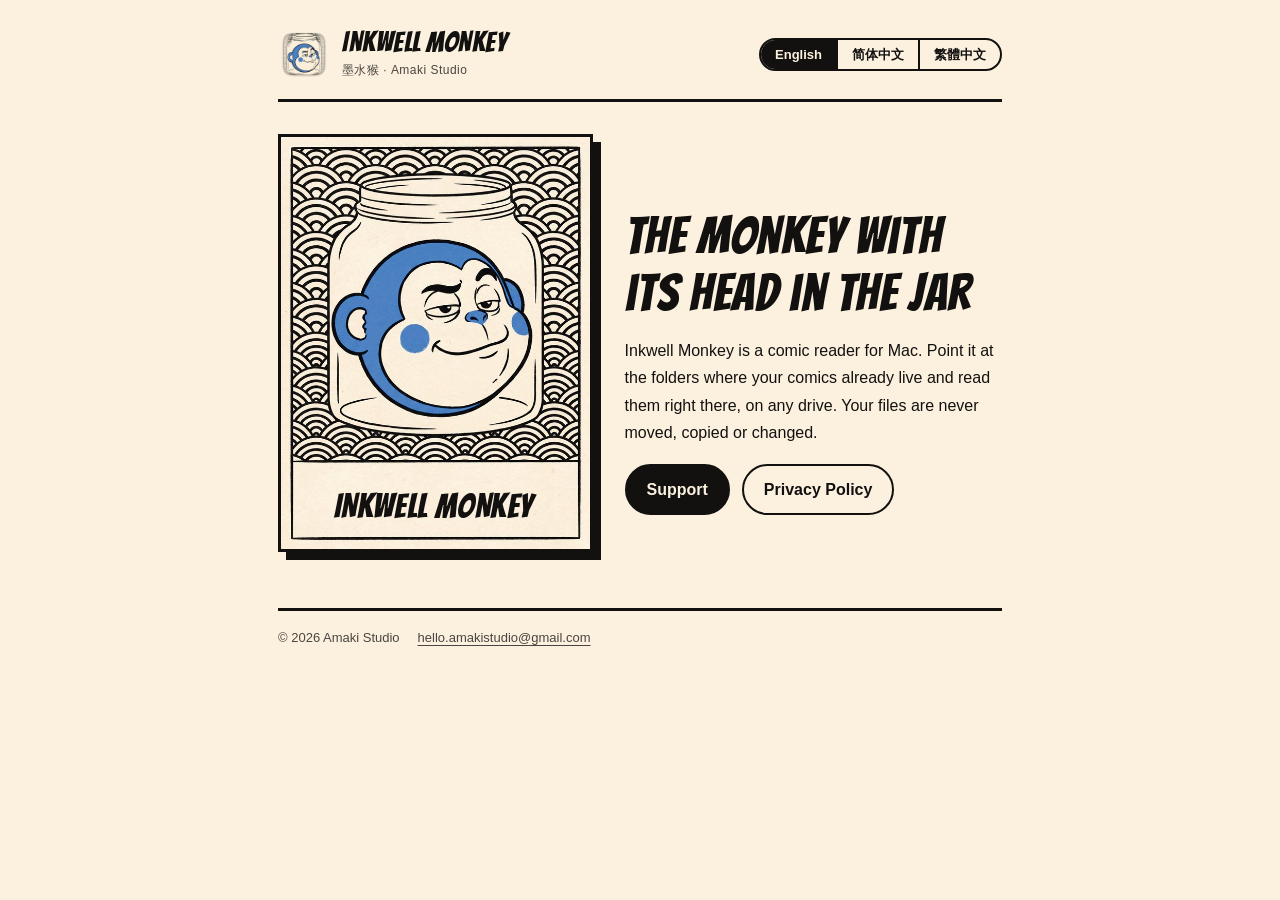
<file: index.html>
<!doctype html>
<html lang="en">
<head>
<meta charset="utf-8">
<meta name="viewport" content="width=device-width, initial-scale=1, viewport-fit=cover">
<title>Inkwell Monkey · 墨水猴</title>
<meta name="description" content="A Mac comic reader that reads your comics right where they are. Read-only, private, by Amaki Studio.">
<link rel="icon" href="assets/mascot.png">
<link rel="preconnect" href="https://fonts.googleapis.com">
<link rel="preconnect" href="https://fonts.gstatic.com" crossorigin>
<link rel="stylesheet" href="https://fonts.googleapis.com/css2?family=Bangers&family=Yuji+Syuku&display=swap">
<link rel="stylesheet" href="assets/style.css">
<script src="assets/lang.js"></script>
</head>
<body>
<div class="wrap">
  <div class="bar">
    <a class="brand" href="./">
      <img src="assets/mascot.png" alt="">
      <span><b>INKWELL MONKEY</b><small>墨水猴 · Amaki Studio</small></span>
    </a>
    <div class="langs" role="group" aria-label="Language">
      <button type="button" data-set="en" aria-pressed="true">English</button>
      <button type="button" data-set="zh-Hans" lang="zh-Hans" aria-pressed="false">简体中文</button>
      <button type="button" data-set="zh-Hant" lang="zh-Hant" aria-pressed="false">繁體中文</button>
    </div>
  </div>

  <article data-lang="en" lang="en">
    <div class="hero">
      <figure class="poster"><img src="assets/poster.jpg" alt="Inkwell Monkey poster: a monkey with its head in a jar"><span>INKWELL MONKEY</span></figure>
      <div>
        <h1 data-title="Inkwell Monkey · Comic Reader for Mac">The monkey with its head in the jar</h1>
        <p>Inkwell Monkey is a comic reader for Mac. Point it at the folders where your comics already live and read them right there, on any drive. Your files are never moved, copied or changed.</p>
        <div class="links">
          <a class="primary" href="support/#en">Support</a>
          <a href="privacy/#en">Privacy Policy</a>
        </div>
      </div>
    </div>
  </article>

  <article data-lang="zh-Hans" lang="zh-Hans">
    <div class="hero">
      <figure class="poster"><img src="assets/poster.jpg" alt="墨水猴海报：一只把头伸进罐子里的猴子"><span>墨水猴</span></figure>
      <div>
        <h1 data-title="墨水猴 · Mac 漫画阅读器">本地漫画，原地阅读</h1>
        <p>墨水猴是一款 Mac 漫画阅读器。指给它你的漫画所在的文件夹，就在原地读，硬盘、NAS 都可以。文件永远不会被移动、复制或修改。</p>
        <div class="links">
          <a class="primary" href="support/#zh-hans">技术支持</a>
          <a href="privacy/#zh-hans">隐私政策</a>
        </div>
      </div>
    </div>
  </article>

  <article data-lang="zh-Hant" lang="zh-Hant">
    <div class="hero">
      <figure class="poster"><img src="assets/poster.jpg" alt="墨水猴海報：一隻把頭伸進罐子裡的猴子"><span>墨水猴</span></figure>
      <div>
        <h1 data-title="墨水猴 · Mac 漫畫閱讀器">本機漫畫，原地閱讀</h1>
        <p>墨水猴是一款 Mac 漫畫閱讀器。告訴它你的漫畫放在哪個資料夾，就在原處閱讀，外接硬碟、NAS 都可以。檔案永遠不會被移動、複製或修改。</p>
        <div class="links">
          <a class="primary" href="support/#zh-hant">技術支援</a>
          <a href="privacy/#zh-hant">隱私權政策</a>
        </div>
      </div>
    </div>
  </article>

  <footer>
    <span>© 2026 Amaki Studio</span>
    <a href="mailto:hello.amakistudio@gmail.com">hello.amakistudio@gmail.com</a>
  </footer>
</div>
</body>
</html>
</file>
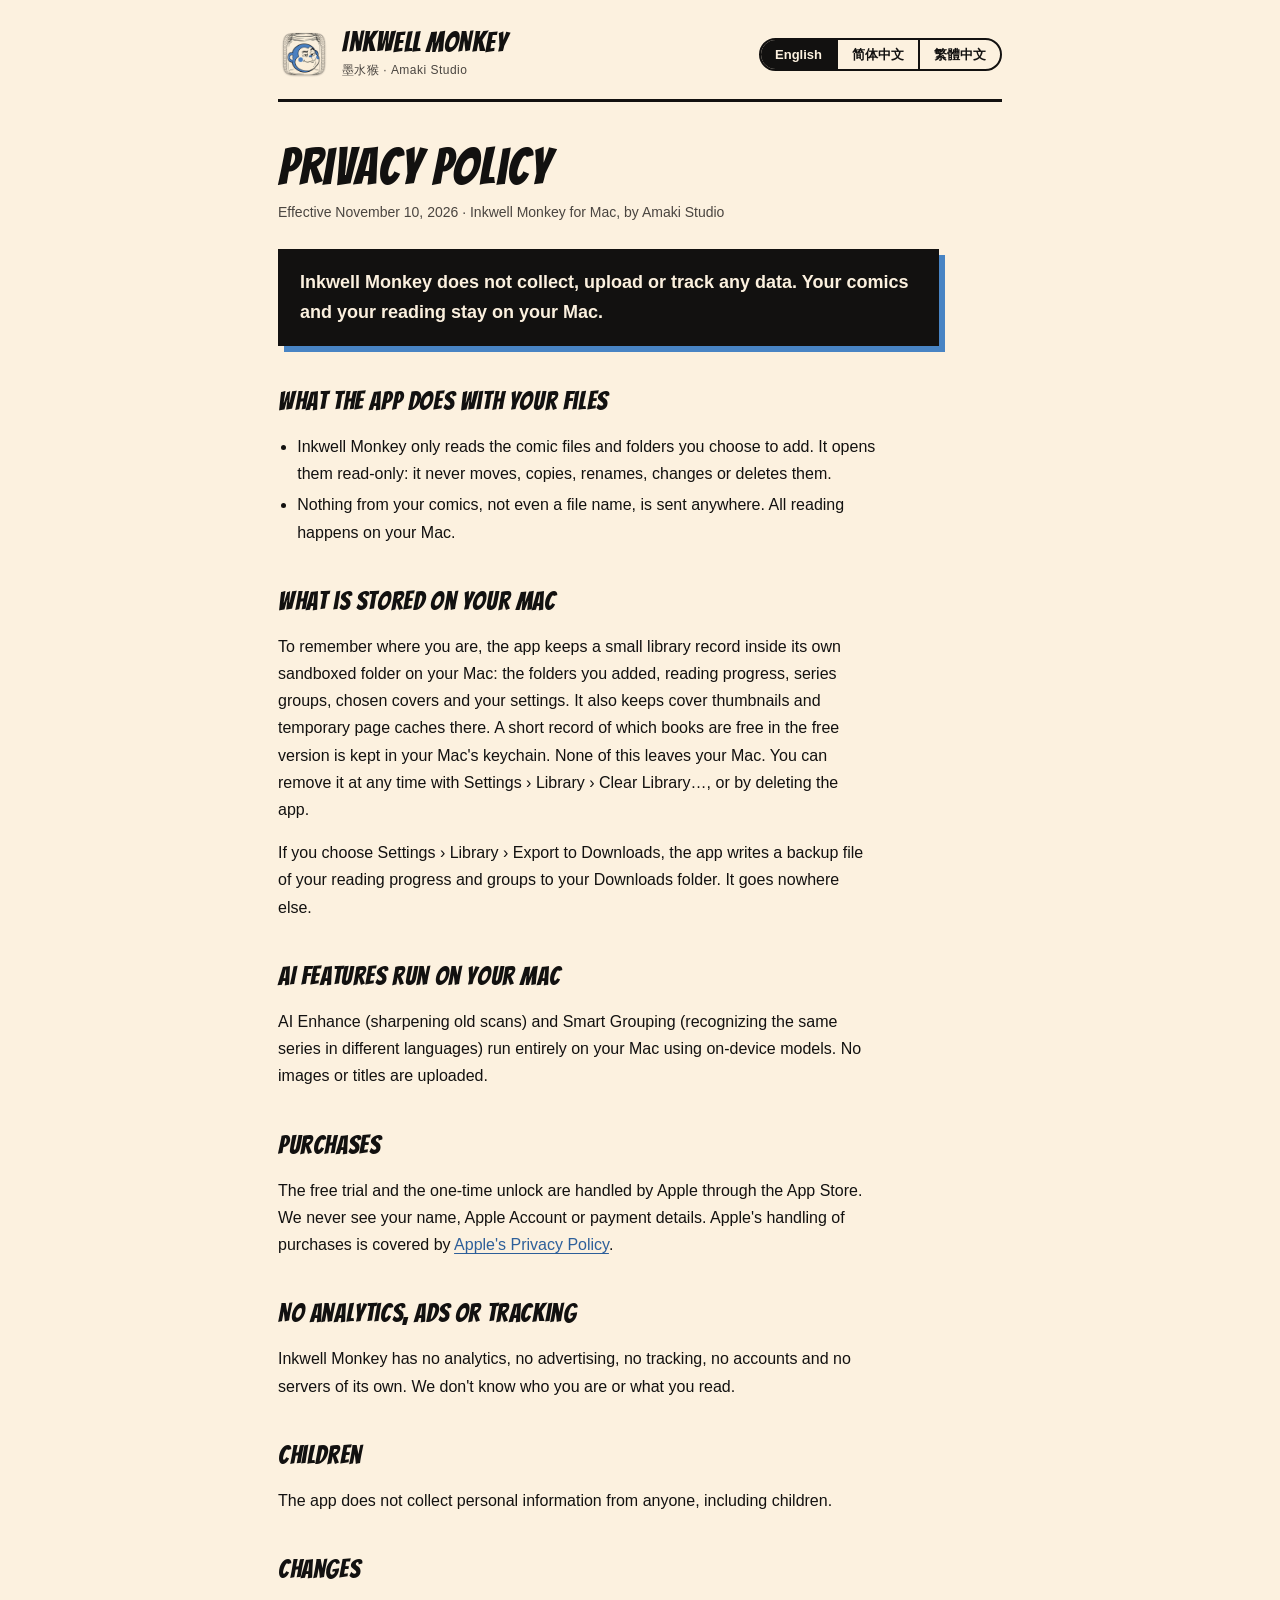
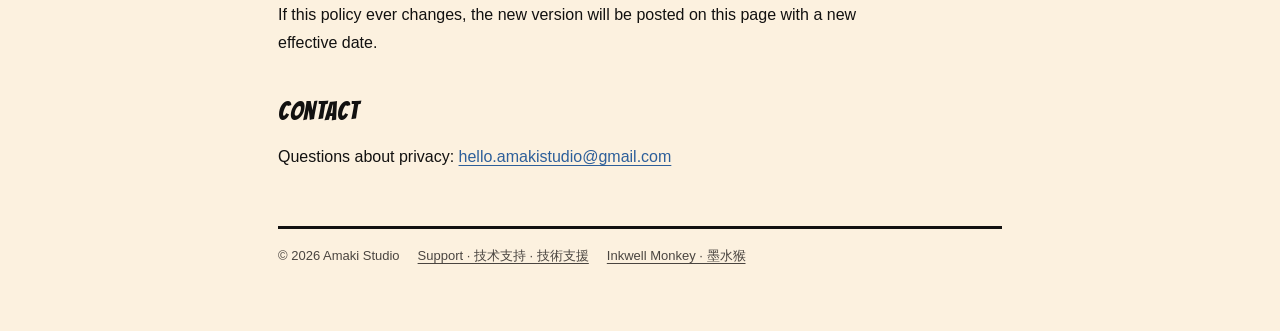
<file: privacy/index.html>
<!doctype html>
<html lang="en">
<head>
<meta charset="utf-8">
<meta name="viewport" content="width=device-width, initial-scale=1, viewport-fit=cover">
<title>Privacy Policy · Inkwell Monkey</title>
<meta name="description" content="Inkwell Monkey does not collect, upload or track any data. Your comics and your reading stay on your Mac.">
<link rel="icon" href="../assets/mascot.png">
<link rel="preconnect" href="https://fonts.googleapis.com">
<link rel="preconnect" href="https://fonts.gstatic.com" crossorigin>
<link rel="stylesheet" href="https://fonts.googleapis.com/css2?family=Bangers&family=Yuji+Syuku&display=swap">
<link rel="stylesheet" href="../assets/style.css">
<script src="../assets/lang.js"></script>
</head>
<body>
<div class="wrap">
  <div class="bar">
    <a class="brand" href="../">
      <img src="../assets/mascot.png" alt="">
      <span><b>INKWELL MONKEY</b><small>墨水猴 · Amaki Studio</small></span>
    </a>
    <div class="langs" role="group" aria-label="Language">
      <button type="button" data-set="en" aria-pressed="true">English</button>
      <button type="button" data-set="zh-Hans" lang="zh-Hans" aria-pressed="false">简体中文</button>
      <button type="button" data-set="zh-Hant" lang="zh-Hant" aria-pressed="false">繁體中文</button>
    </div>
  </div>

  <!-- ============ English ============ -->
  <article data-lang="en" lang="en">
    <h1 data-title="Privacy Policy · Inkwell Monkey">Privacy Policy</h1>
    <p class="meta">Effective November 10, 2026 · Inkwell Monkey for Mac, by Amaki Studio</p>
    <p class="promise">Inkwell Monkey does not collect, upload or track any data. Your comics and your reading stay on your Mac.</p>

    <h2>What the app does with your files</h2>
    <ul>
      <li>Inkwell Monkey only reads the comic files and folders you choose to add. It opens them read-only: it never moves, copies, renames, changes or deletes them.</li>
      <li>Nothing from your comics, not even a file name, is sent anywhere. All reading happens on your Mac.</li>
    </ul>

    <h2>What is stored on your Mac</h2>
    <p>To remember where you are, the app keeps a small library record inside its own sandboxed folder on your Mac: the folders you added, reading progress, series groups, chosen covers and your settings. It also keeps cover thumbnails and temporary page caches there. A short record of which books are free in the free version is kept in your Mac's keychain. None of this leaves your Mac. You can remove it at any time with Settings › Library › Clear Library…, or by deleting the app.</p>
    <p>If you choose Settings › Library › Export to Downloads, the app writes a backup file of your reading progress and groups to your Downloads folder. It goes nowhere else.</p>

    <h2>AI features run on your Mac</h2>
    <p>AI Enhance (sharpening old scans) and Smart Grouping (recognizing the same series in different languages) run entirely on your Mac using on-device models. No images or titles are uploaded.</p>

    <h2>Purchases</h2>
    <p>The free trial and the one-time unlock are handled by Apple through the App Store. We never see your name, Apple Account or payment details. Apple's handling of purchases is covered by <a href="https://www.apple.com/legal/privacy/">Apple's Privacy Policy</a>.</p>

    <h2>No analytics, ads or tracking</h2>
    <p>Inkwell Monkey has no analytics, no advertising, no tracking, no accounts and no servers of its own. We don't know who you are or what you read.</p>

    <h2>Children</h2>
    <p>The app does not collect personal information from anyone, including children.</p>

    <h2>Changes</h2>
    <p>If this policy ever changes, the new version will be posted on this page with a new effective date.</p>

    <h2>Contact</h2>
    <p>Questions about privacy: <a href="mailto:hello.amakistudio@gmail.com">hello.amakistudio@gmail.com</a></p>
  </article>

  <!-- ============ 简体中文 ============ -->
  <article data-lang="zh-Hans" lang="zh-Hans">
    <h1 data-title="隐私政策 · 墨水猴">隐私政策</h1>
    <p class="meta">生效日期：2026 年 11 月 10 日 · 墨水猴（Mac 版），Amaki Studio 出品</p>
    <p class="promise">墨水猴不收集、不上传、不追踪任何数据。你的漫画和阅读记录只留在你自己的 Mac 上。</p>

    <h2>App 怎样对待你的文件</h2>
    <ul>
      <li>墨水猴只读取你自己添加的漫画文件和文件夹，而且只读：从不移动、复制、改名、修改或删除它们。</li>
      <li>漫画里的任何内容，包括文件名，都不会发到任何地方。所有阅读都在你的 Mac 上完成。</li>
    </ul>

    <h2>Mac 上保存了什么</h2>
    <p>为了记住你读到哪里，App 在它自己的沙盒文件夹里保存一小份书库记录：你添加的文件夹、阅读进度、系列分组、自定义封面和你的设置。封面缩略图和临时的页面缓存也存在那里。免费版哪几本书可以读，有一小份记录存在 Mac 的钥匙串里。这些都不会离开你的 Mac。你随时可以在 偏好设置 › 书库 ›「清空书库…」里清掉，或者直接删除 App。</p>
    <p>如果你点 偏好设置 › 书库 ›「导出到「下载」」，App 会把阅读进度和分组的备份文件存到你的「下载」文件夹，不会存到别处。</p>

    <h2>AI 功能在你的 Mac 上运行</h2>
    <p>AI 增强（把老扫描放大到屏幕清晰度）和智能整理（认出同一部作品的不同语言版本）全部用本机模型在你的 Mac 上运行，不上传任何图片或书名。</p>

    <h2>购买</h2>
    <p>免费试用和一次买断都由苹果通过 App Store 处理。我们看不到你的姓名、Apple 账户或付款信息。苹果如何处理购买，见<a href="https://www.apple.com/legal/privacy/">苹果隐私政策</a>。</p>

    <h2>没有统计、广告和追踪</h2>
    <p>墨水猴没有使用统计、没有广告、没有追踪、没有账号，也没有自己的服务器。我们不知道你是谁，也不知道你在读什么。</p>

    <h2>儿童</h2>
    <p>App 不收集任何人的个人信息，包括儿童。</p>

    <h2>政策变更</h2>
    <p>如果这份政策有变化，新版本会发布在本页，并写明新的生效日期。</p>

    <h2>联系我们</h2>
    <p>有关隐私的问题：<a href="mailto:hello.amakistudio@gmail.com">hello.amakistudio@gmail.com</a></p>
  </article>

  <!-- ============ 繁體中文（台灣） ============ -->
  <article data-lang="zh-Hant" lang="zh-Hant">
    <h1 data-title="隱私權政策 · 墨水猴">隱私權政策</h1>
    <p class="meta">生效日期：2026 年 11 月 10 日 · 墨水猴（Mac 版），Amaki Studio 出品</p>
    <p class="promise">墨水猴不收集、不上傳、不追蹤任何資料。你的漫畫和閱讀紀錄只會留在你自己的 Mac 上。</p>

    <h2>App 如何處理你的檔案</h2>
    <ul>
      <li>墨水猴只讀取你自己加入的漫畫檔案和資料夾，而且只讀取：絕不移動、複製、重新命名、修改或刪除它們。</li>
      <li>漫畫裡的任何內容，包括檔案名稱，都不會傳送到任何地方。所有閱讀都在你的 Mac 上完成。</li>
    </ul>

    <h2>Mac 上儲存了什麼</h2>
    <p>為了記住你讀到哪裡，App 會在它自己的沙盒資料夾裡儲存一小份書庫紀錄：你加入的資料夾、閱讀進度、系列分組、自訂封面和你的設定。封面縮圖和暫存的頁面快取也存在那裡。免費版可以讀哪幾本書，有一小份紀錄存在 Mac 的鑰匙圈裡。這些都不會離開你的 Mac。你隨時可以在 設定 › 書庫 ›「清空書庫…」裡清除，或直接刪除 App。</p>
    <p>如果你點選 設定 › 書庫 ›「匯出到「下載項目」」，App 會把閱讀進度和分組的備份檔案存到你的「下載項目」資料夾，不會存到其他地方。</p>

    <h2>AI 功能在你的 Mac 上執行</h2>
    <p>AI 增強（把老掃描放大到螢幕清晰度）和智慧整理（認出同一部作品的不同語言版本）全部使用本機模型在你的 Mac 上執行，不會上傳任何圖片或書名。</p>

    <h2>購買</h2>
    <p>免費試用和一次買斷都由 Apple 透過 App Store 處理。我們看不到你的姓名、Apple 帳號或付款資訊。Apple 如何處理購買，請見 <a href="https://www.apple.com/legal/privacy/">Apple 隱私權政策</a>。</p>

    <h2>沒有統計、廣告和追蹤</h2>
    <p>墨水猴沒有使用統計、沒有廣告、沒有追蹤、沒有帳號，也沒有自己的伺服器。我們不知道你是誰，也不知道你在讀什麼。</p>

    <h2>兒童</h2>
    <p>App 不會收集任何人的個人資料，包括兒童。</p>

    <h2>政策變更</h2>
    <p>如果本政策有所變更，新版本會公布在本頁，並註明新的生效日期。</p>

    <h2>聯絡我們</h2>
    <p>有關隱私權的問題：<a href="mailto:hello.amakistudio@gmail.com">hello.amakistudio@gmail.com</a></p>
  </article>

  <footer>
    <span>© 2026 Amaki Studio</span>
    <a href="../support/">Support · 技术支持 · 技術支援</a>
    <a href="../">Inkwell Monkey · 墨水猴</a>
  </footer>
</div>
</body>
</html>
</file>
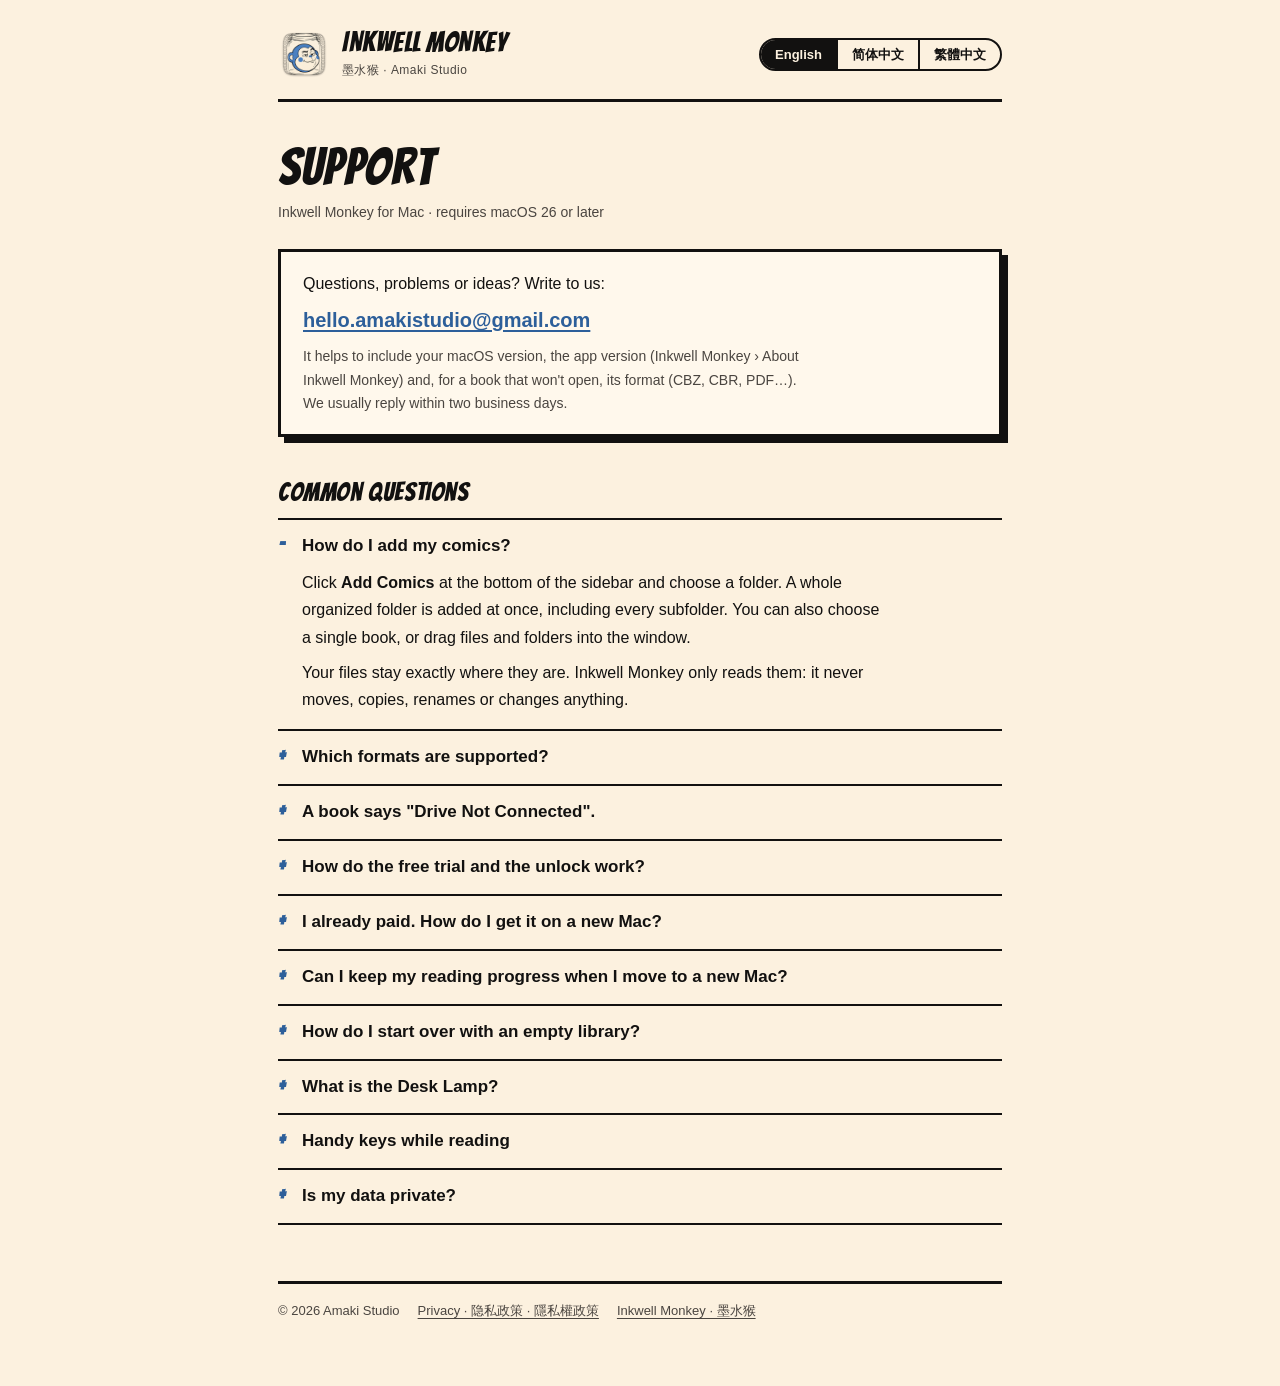
<file: support/index.html>
<!doctype html>
<html lang="en">
<head>
<meta charset="utf-8">
<meta name="viewport" content="width=device-width, initial-scale=1, viewport-fit=cover">
<title>Support · Inkwell Monkey</title>
<meta name="description" content="Help and contact for Inkwell Monkey, the Mac comic reader that reads your comics where they are.">
<link rel="icon" href="../assets/mascot.png">
<link rel="preconnect" href="https://fonts.googleapis.com">
<link rel="preconnect" href="https://fonts.gstatic.com" crossorigin>
<link rel="stylesheet" href="https://fonts.googleapis.com/css2?family=Bangers&family=Yuji+Syuku&display=swap">
<link rel="stylesheet" href="../assets/style.css">
<script src="../assets/lang.js"></script>
</head>
<body>
<div class="wrap">
  <div class="bar">
    <a class="brand" href="../">
      <img src="../assets/mascot.png" alt="">
      <span><b>INKWELL MONKEY</b><small>墨水猴 · Amaki Studio</small></span>
    </a>
    <div class="langs" role="group" aria-label="Language">
      <button type="button" data-set="en" aria-pressed="true">English</button>
      <button type="button" data-set="zh-Hans" lang="zh-Hans" aria-pressed="false">简体中文</button>
      <button type="button" data-set="zh-Hant" lang="zh-Hant" aria-pressed="false">繁體中文</button>
    </div>
  </div>

  <!-- ============ English ============ -->
  <article data-lang="en" lang="en">
    <h1 data-title="Support · Inkwell Monkey">Support</h1>
    <p class="meta">Inkwell Monkey for Mac · requires macOS 26 or later</p>

    <div class="card">
      <p style="margin:0 0 6px">Questions, problems or ideas? Write to us:</p>
      <p class="mail" style="margin:0"><a href="mailto:hello.amakistudio@gmail.com">hello.amakistudio@gmail.com</a></p>
      <p style="margin:8px 0 0;font-size:14px;color:var(--sumi-soft)">It helps to include your macOS version, the app version (Inkwell Monkey › About Inkwell Monkey) and, for a book that won't open, its format (CBZ, CBR, PDF…). We usually reply within two business days.</p>
    </div>

    <h2>Common questions</h2>

    <details open>
      <summary>How do I add my comics?</summary>
      <p>Click <b>Add Comics</b> at the bottom of the sidebar and choose a folder. A whole organized folder is added at once, including every subfolder. You can also choose a single book, or drag files and folders into the window.</p>
      <p>Your files stay exactly where they are. Inkwell Monkey only reads them: it never moves, copies, renames or changes anything.</p>
    </details>

    <details>
      <summary>Which formats are supported?</summary>
      <p>CBZ, CBR, CB7, CBT, ZIP, RAR, 7Z, TAR, PDF, image-based EPUB, image files and folders of images. Archives that contain several books are read one after another.</p>
    </details>

    <details>
      <summary>A book says "Drive Not Connected".</summary>
      <p>The drive or network folder holding that book is not connected right now. Connect it again and the library recovers by itself; your reading progress is kept. For a NAS, open Settings › Library and click <b>Connect</b> next to the folder.</p>
    </details>

    <details>
      <summary>How do the free trial and the unlock work?</summary>
      <ul>
        <li>Inkwell Monkey is free to download. The 7-day free trial includes everything: your whole library, Desk Lamp and AI Enhance.</li>
        <li>After the trial, if you don't unlock, the first 20 books you added stay readable for free, up to 500 pages each. Desk Lamp and AI Enhance turn off.</li>
        <li>Unlocking is a single one-time purchase. There is no subscription.</li>
      </ul>
    </details>

    <details>
      <summary>I already paid. How do I get it on a new Mac?</summary>
      <p>Sign in to the App Store with the same Apple Account, open Settings › General and click <b>Restore Purchase</b>. To use an offer code, click <b>Redeem Code</b> in the same place.</p>
    </details>

    <details>
      <summary>Can I keep my reading progress when I move to a new Mac?</summary>
      <p>Yes. Open Settings › Library and click <b>Export to Downloads</b>. On the new Mac, add the same comic folders, then click <b>Restore from Backup…</b> and choose that file.</p>
    </details>

    <details>
      <summary>How do I start over with an empty library?</summary>
      <p>Open Settings › Library and click <b>Clear Library…</b>. Your comic files are never deleted. By default your reading progress, series groups and custom covers are kept, so they come back if you add the same folder again; tick <b>Also clear reading records</b> to remove those too.</p>
    </details>

    <details>
      <summary>What is the Desk Lamp?</summary>
      <p>The lamp at the top of the sidebar dims the whole shelf and lights up only the book you're reading, so you can jump straight back in. Click it again to turn the light back on.</p>
    </details>

    <details>
      <summary>Handy keys while reading</summary>
      <ul>
        <li><kbd>←</kbd> <kbd>→</kbd> or <kbd>Space</kbd>: turn pages</li>
        <li><kbd>1</kbd> / <kbd>2</kbd>: single or double page; <kbd>0</kbd>: choose automatically</li>
        <li><kbd>R</kbd>: right-to-left (manga); <kbd>O</kbd>: shift spreads by one page</li>
        <li><kbd>W</kbd>: webtoon scrolling; <kbd>E</kbd>: AI Enhance; <kbd>T</kbd>: page-turn effect</li>
        <li><kbd>?</kbd>: all shortcuts; <kbd>Esc</kbd>: back to the library</li>
      </ul>
    </details>

    <details>
      <summary>Is my data private?</summary>
      <p>Yes. The app collects nothing and uploads nothing. See the <a href="../privacy/#en">Privacy Policy</a>.</p>
    </details>
  </article>

  <!-- ============ 简体中文 ============ -->
  <article data-lang="zh-Hans" lang="zh-Hans">
    <h1 data-title="技术支持 · 墨水猴">技术支持</h1>
    <p class="meta">墨水猴（Mac 版）· 需要 macOS 26 或更新版本</p>

    <div class="card">
      <p style="margin:0 0 6px">有问题、遇到故障，或者有想法？写信给我们：</p>
      <p class="mail" style="margin:0"><a href="mailto:hello.amakistudio@gmail.com">hello.amakistudio@gmail.com</a></p>
      <p style="margin:8px 0 0;font-size:14px;color:var(--sumi-soft)">来信时最好写上 macOS 版本、App 版本（墨水猴 › 关于墨水猴）；如果是某本书打不开，也请写上它的格式（CBZ、CBR、PDF……）。我们一般在两个工作日内回复。</p>
    </div>

    <h2>常见问题</h2>

    <details open>
      <summary>怎样添加漫画？</summary>
      <p>点左边栏下方的<b>「添加漫画」</b>，选一个文件夹。整理好的文件夹会连同所有子文件夹一次加进来。也可以只选一本，或者直接把文件、文件夹拖进窗口。</p>
      <p>文件永远留在原地。墨水猴只读取，从不移动、复制、改名或修改任何东西。</p>
    </details>

    <details>
      <summary>支持哪些格式？</summary>
      <p>CBZ、CBR、CB7、CBT、ZIP、RAR、7Z、TAR、PDF、图片版 EPUB、图片文件和图片文件夹。一个压缩包里装着几本漫画的，会一本接一本地读。</p>
    </details>

    <details>
      <summary>书上写着「硬盘未连接」？</summary>
      <p>这本书所在的硬盘或网络文件夹现在没有接上。接上以后书库会自动恢复，阅读进度都还在。如果是 NAS，打开 偏好设置 › 书库，点文件夹旁边的<b>「连接」</b>。</p>
    </details>

    <details>
      <summary>免费试用和买断是怎么回事？</summary>
      <ul>
        <li>墨水猴免费下载。7 天免费试用期内所有功能都能用：整个书库、聚光灯、AI 增强。</li>
        <li>试用结束后如果没有买断，最先导入的 20 本可以一直免费读，每本最多 500 页；聚光灯和 AI 增强关闭。</li>
        <li>买断是一次性购买，不是订阅，以后不再收费。</li>
      </ul>
    </details>

    <details>
      <summary>已经买过了，换了新 Mac 怎么办？</summary>
      <p>用同一个 Apple 账户登录 App Store，打开 偏好设置 › 通用，点<b>「恢复购买」</b>。有优惠码的话，在同一个地方点<b>「兑换优惠码」</b>。</p>
    </details>

    <details>
      <summary>换电脑时能带走阅读进度吗？</summary>
      <p>可以。打开 偏好设置 › 书库，点<b>「导出到「下载」」</b>。在新 Mac 上先添加同样的漫画文件夹，再点<b>「从备份恢复…」</b>，选那个备份文件。</p>
    </details>

    <details>
      <summary>想清空书库，从头开始？</summary>
      <p>打开 偏好设置 › 书库，点<b>「清空书库…」</b>。漫画文件不会被删除。默认会保留阅读进度、系列分组和自定义封面，以后再添加同一个文件夹会自动认回来；勾上<b>「连阅读记录一起清掉」</b>就连这些一起清掉。</p>
    </details>

    <details>
      <summary>聚光灯是什么？</summary>
      <p>左边栏上方的台灯：点一下，整个书架暗下来，只照亮你正在读的那一本，一键回到它。再点一下，灯就亮回来。</p>
    </details>

    <details>
      <summary>阅读时常用的按键</summary>
      <ul>
        <li><kbd>←</kbd> <kbd>→</kbd> 或 <kbd>空格</kbd>：翻页</li>
        <li><kbd>1</kbd> / <kbd>2</kbd>：单页或双页；<kbd>0</kbd>：按窗口自动选择</li>
        <li><kbd>R</kbd>：从右往左（日漫）；<kbd>O</kbd>：双页错开一页</li>
        <li><kbd>W</kbd>：条漫模式；<kbd>E</kbd>：AI 增强；<kbd>T</kbd>：翻页效果</li>
        <li><kbd>?</kbd>：全部快捷键；<kbd>Esc</kbd>：回到书库</li>
      </ul>
    </details>

    <details>
      <summary>我的数据安全吗？</summary>
      <p>安全。App 不收集、不上传任何数据。详见<a href="../privacy/#zh-hans">隐私政策</a>。</p>
    </details>
  </article>

  <!-- ============ 繁體中文（台灣） ============ -->
  <article data-lang="zh-Hant" lang="zh-Hant">
    <h1 data-title="技術支援 · 墨水猴">技術支援</h1>
    <p class="meta">墨水猴（Mac 版）· 需要 macOS 26 或以上版本</p>

    <div class="card">
      <p style="margin:0 0 6px">有疑問、遇到問題，或是有任何想法？歡迎來信：</p>
      <p class="mail" style="margin:0"><a href="mailto:hello.amakistudio@gmail.com">hello.amakistudio@gmail.com</a></p>
      <p style="margin:8px 0 0;font-size:14px;color:var(--sumi-soft)">來信時請盡量附上 macOS 版本、App 版本（墨水猴 › 關於墨水猴）；如果是某本書無法開啟，也請註明它的格式（CBZ、CBR、PDF⋯⋯）。我們通常會在兩個工作天內回覆。</p>
    </div>

    <h2>常見問題</h2>

    <details open>
      <summary>要怎麼加入漫畫？</summary>
      <p>點一下側邊欄下方的<b>「加入漫畫」</b>，選擇一個資料夾。整理好的資料夾會連同所有子資料夾一次加入。也可以只選一本，或直接把檔案、資料夾拖進視窗。</p>
      <p>檔案永遠留在原處。墨水猴只會讀取，絕不移動、複製、重新命名或修改任何東西。</p>
    </details>

    <details>
      <summary>支援哪些格式？</summary>
      <p>CBZ、CBR、CB7、CBT、ZIP、RAR、7Z、TAR、PDF、圖片版 EPUB、圖片檔案和圖片資料夾。一個壓縮檔裡包著好幾本漫畫的，會一本接一本地讀。</p>
    </details>

    <details>
      <summary>書上顯示「硬碟未連線」？</summary>
      <p>這本書所在的硬碟或網路資料夾目前沒有接上。重新接上之後書庫會自動恢復，閱讀進度都還在。如果是 NAS，請打開 設定 › 書庫，點一下資料夾旁的<b>「連線」</b>。</p>
    </details>

    <details>
      <summary>免費試用和買斷是怎麼運作的？</summary>
      <ul>
        <li>墨水猴可以免費下載。7 天免費試用期間所有功能都能使用：整個書庫、聚光燈、AI 增強。</li>
        <li>試用結束後如果沒有買斷，最先匯入的 20 本可以一直免費閱讀，每本最多 500 頁；聚光燈和 AI 增強會關閉。</li>
        <li>買斷是一次性購買，不是訂閱，之後不再收費。</li>
      </ul>
    </details>

    <details>
      <summary>已經買過了，換新的 Mac 要怎麼辦？</summary>
      <p>用同一個 Apple 帳號登入 App Store，打開 設定 › 一般，點一下<b>「回復購買」</b>。如果有優惠代碼，在同一個地方點<b>「兌換代碼」</b>。</p>
    </details>

    <details>
      <summary>換電腦時可以帶走閱讀進度嗎？</summary>
      <p>可以。打開 設定 › 書庫，點一下<b>「匯出到「下載項目」」</b>。在新的 Mac 上先加入同樣的漫畫資料夾，再點<b>「從備份回復…」</b>，選擇那個備份檔案。</p>
    </details>

    <details>
      <summary>想清空書庫，從頭開始？</summary>
      <p>打開 設定 › 書庫，點一下<b>「清空書庫…」</b>。漫畫檔案不會被刪除。預設會保留閱讀進度、系列分組和自訂封面，之後再加入同一個資料夾會自動認回來；勾選<b>「連閱讀紀錄一起清除」</b>就會連這些一起清除。</p>
    </details>

    <details>
      <summary>聚光燈是什麼？</summary>
      <p>側邊欄上方的檯燈：點一下，整個書架會暗下來，只照亮你正在讀的那一本，一鍵回到它。再點一下，燈就會亮回來。</p>
    </details>

    <details>
      <summary>閱讀時常用的按鍵</summary>
      <ul>
        <li><kbd>←</kbd> <kbd>→</kbd> 或 <kbd>空白鍵</kbd>：翻頁</li>
        <li><kbd>1</kbd> / <kbd>2</kbd>：單頁或雙頁；<kbd>0</kbd>：依視窗自動選擇</li>
        <li><kbd>R</kbd>：從右往左（日漫）；<kbd>O</kbd>：雙頁錯開一頁</li>
        <li><kbd>W</kbd>：條漫模式；<kbd>E</kbd>：AI 增強；<kbd>T</kbd>：翻頁效果</li>
        <li><kbd>?</kbd>：所有快速鍵；<kbd>Esc</kbd>：回到書庫</li>
      </ul>
    </details>

    <details>
      <summary>我的資料安全嗎？</summary>
      <p>安全。App 不會收集、也不會上傳任何資料。詳見<a href="../privacy/#zh-hant">隱私權政策</a>。</p>
    </details>
  </article>

  <footer>
    <span>© 2026 Amaki Studio</span>
    <a href="../privacy/">Privacy · 隐私政策 · 隱私權政策</a>
    <a href="../">Inkwell Monkey · 墨水猴</a>
  </footer>
</div>
</body>
</html>
</file>
<file: assets/style.css>
/* Inkwell Monkey · 墨水猴 — washi paper, sumi ink, ai-blue accents (same palette as the app) */
@font-face {
  font-family: "Zihun Biantaoti";
  src: url("fonts/ZihunBiantaoti.ttf") format("truetype");
  font-display: swap;
}

:root {
  --washi: #fcf1df;
  --washi-dim: #e9dcc2;
  --sumi: #121110;
  --sumi-soft: #4a4540;
  --ai: #4884c4;
  --ai-deep: #2d5f9a;
  --shout-en: "Bangers", Impact, "Arial Black", sans-serif;
  --shout-hans: "Zihun Biantaoti", "PingFang SC", "Hiragino Sans GB", sans-serif;
  --shout-hant: "Yuji Syuku", "Kaiti TC", "BiauKai", serif;
  --body: -apple-system, BlinkMacSystemFont, "SF Pro Text", "PingFang SC", "PingFang TC", "Helvetica Neue", Arial, sans-serif;
  color-scheme: light;
}

* { box-sizing: border-box; }

html { -webkit-text-size-adjust: 100%; }

body {
  margin: 0;
  background: var(--washi);
  color: var(--sumi);
  font: 16px/1.7 var(--body);
}

a { color: var(--ai-deep); text-underline-offset: 3px; }
a:hover { color: var(--sumi); }
a:focus-visible, button:focus-visible { outline: 3px solid var(--ai); outline-offset: 2px; }

.wrap {
  max-width: 760px;
  margin: 0 auto;
  padding: 28px max(18px, env(safe-area-inset-right)) 64px max(18px, env(safe-area-inset-left));
}

/* top bar: mascot + name + language switch */
.bar {
  display: flex;
  align-items: center;
  justify-content: space-between;
  gap: 16px;
  flex-wrap: wrap;
  padding-bottom: 18px;
  border-bottom: 3px solid var(--sumi);
}
.brand { display: flex; align-items: center; gap: 12px; text-decoration: none; color: var(--sumi); }
.brand img { width: 52px; height: 52px; }
.brand b { font: 28px/1 var(--shout-en); letter-spacing: 0.5px; padding-right: 3px; }
.brand small { display: block; font-size: 12px; color: var(--sumi-soft); letter-spacing: 0.04em; }

.langs { display: inline-flex; border: 2px solid var(--sumi); border-radius: 999px; overflow: hidden; }
.langs button {
  font: 600 13px/1 var(--body);
  padding: 8px 14px;
  border: 0;
  background: transparent;
  color: var(--sumi);
  cursor: pointer;
}
.langs button + button { border-left: 2px solid var(--sumi); }
.langs button[aria-pressed="true"] { background: var(--sumi); color: var(--washi); }

/* language sections: JS shows one; without JS all three show, one after another */
.js [data-lang] { display: none; }
.js [data-lang].on { display: block; }

h1, h2 { margin: 0; text-wrap: balance; }
[data-lang="en"] h1, [data-lang="en"] h2 { font-family: var(--shout-en); font-weight: 400; letter-spacing: 0.6px; }
[data-lang="zh-Hans"] h1, [data-lang="zh-Hans"] h2 { font-family: var(--shout-hans); font-weight: 400; }
[data-lang="zh-Hant"] h1, [data-lang="zh-Hant"] h2 { font-family: var(--shout-hant); font-weight: 400; }

h1 { font-size: clamp(34px, 7vw, 52px); line-height: 1.1; margin: 36px 0 6px; }
h2 { font-size: 26px; line-height: 1.2; margin: 40px 0 10px; }
.meta { color: var(--sumi-soft); font-size: 14px; margin: 0 0 24px; }
p, li { max-width: 66ch; }
ul { padding-left: 1.2em; }
li { margin: 4px 0; }

/* the one-sentence promise at the top of the privacy page */
.promise {
  background: var(--sumi);
  color: var(--washi);
  padding: 18px 22px;
  margin: 18px 0 8px;
  font-size: 18px;
  font-weight: 600;
  box-shadow: 6px 6px 0 var(--ai);
}

/* support: contact card */
.card {
  border: 3px solid var(--sumi);
  background: #fff8ec;
  padding: 18px 22px;
  margin: 22px 0;
  box-shadow: 6px 6px 0 var(--sumi);
}
.card .mail { font-size: 20px; font-weight: 700; word-break: break-all; }

/* support: questions */
details {
  border-top: 2px solid var(--sumi);
  padding: 12px 0;
}
details:last-of-type { border-bottom: 2px solid var(--sumi); }
summary { cursor: pointer; font-weight: 700; font-size: 17px; list-style: none; display: flex; gap: 10px; }
summary::-webkit-details-marker { display: none; }
summary::before { content: "+"; font-family: var(--shout-en); font-size: 22px; line-height: 1.1; color: var(--ai-deep); width: 14px; flex: none; }
details[open] summary::before { content: "−"; }
details p, details ul { margin: 8px 0 4px 24px; }

kbd {
  font: 600 13px/1 var(--body);
  border: 1.5px solid var(--sumi);
  border-bottom-width: 3px;
  border-radius: 5px;
  padding: 2px 6px;
  background: #fff8ec;
}

/* home page */
.hero { display: grid; grid-template-columns: minmax(0, 1fr) minmax(0, 1.2fr); gap: 32px; align-items: center; margin-top: 32px; }
.poster { position: relative; margin: 0; width: 100%; max-width: 320px; }
.poster img { display: block; width: 100%; border: 3px solid var(--sumi); box-shadow: 8px 8px 0 var(--sumi); }
/* the empty panel at the bottom of the poster holds the name, like in the app */
.poster span { position: absolute; left: 0; right: 0; bottom: 7%; text-align: center; color: var(--sumi); font-size: clamp(24px, 4.4vw, 34px); line-height: 1; }
[data-lang="en"] .poster span { font-family: var(--shout-en); letter-spacing: 0.6px; padding-right: 4px; }
[data-lang="zh-Hans"] .poster span { font-family: var(--shout-hans); }
[data-lang="zh-Hant"] .poster span { font-family: var(--shout-hant); }
.links { display: flex; flex-wrap: wrap; gap: 12px; margin-top: 18px; }
.links a {
  text-decoration: none;
  font-weight: 700;
  padding: 10px 20px;
  border: 2px solid var(--sumi);
  border-radius: 999px;
  color: var(--sumi);
}
.links a.primary { background: var(--sumi); color: var(--washi); }
@media (max-width: 620px) { .hero { grid-template-columns: 1fr; } }

footer {
  margin-top: 56px;
  padding-top: 16px;
  border-top: 3px solid var(--sumi);
  font-size: 13px;
  color: var(--sumi-soft);
  display: flex;
  flex-wrap: wrap;
  gap: 8px 18px;
}
footer a { color: var(--sumi-soft); }
</file>
